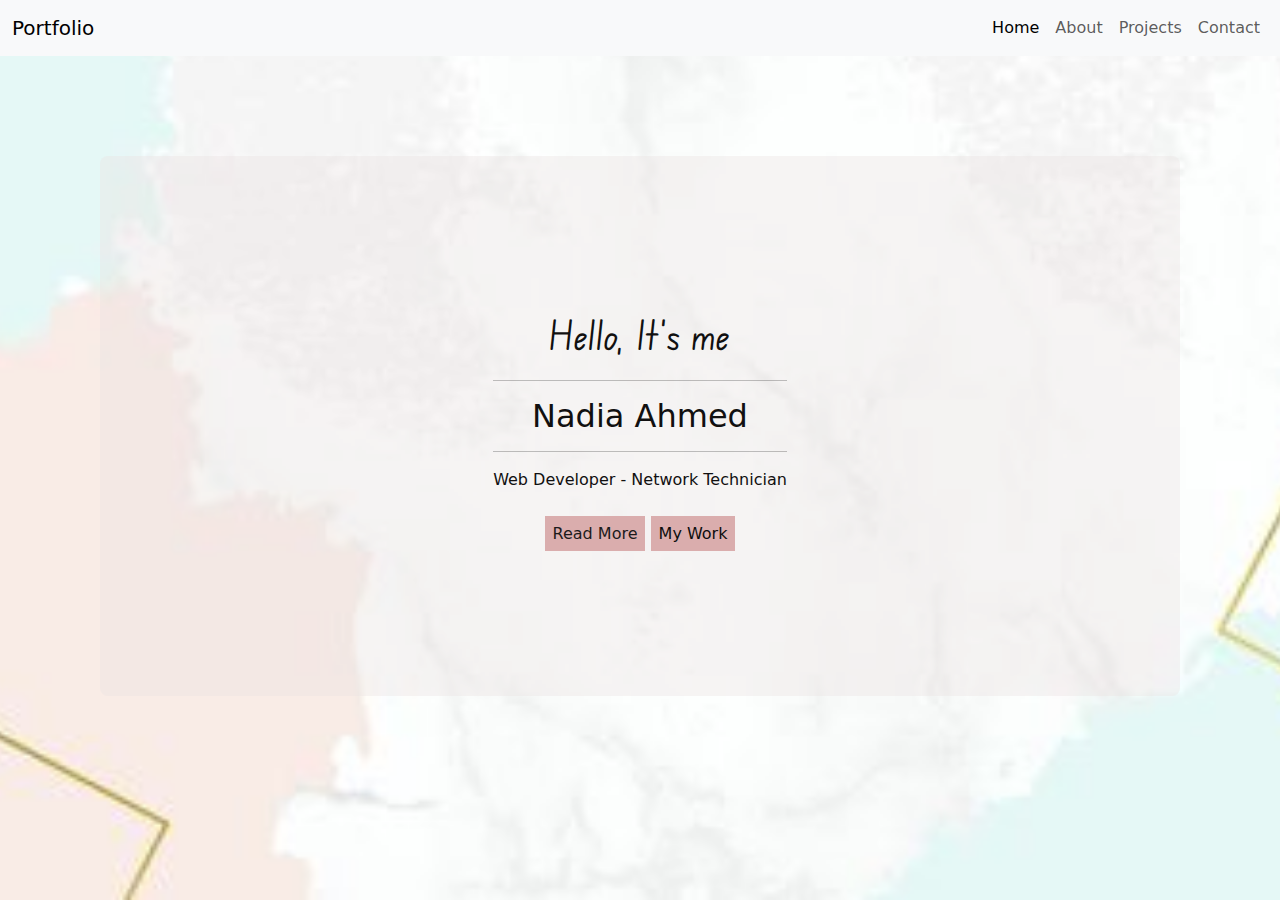
<file: index.html>
<!DOCTYPE html>
<html lang="en">
<head>
  <meta charset="UTF-8">
  <meta name="viewport" content="width=device-width, initial-scale=1.0">
  <title>Nadia Ahmed's Portfolio</title>
  <link rel="stylesheet" href="portfolio.css">
  <link rel="stylesheet" href="https://cdn.jsdelivr.net/npm/bootstrap@5.3.2/dist/css/bootstrap.min.css">
  <link rel="preconnect" href="https://fonts.googleapis.com">
  <link rel="preconnect" href="https://fonts.gstatic.com" crossorigin>
  <link href="https://fonts.googleapis.com/css2?family=Edu+NSW+ACT+Foundation:wght@400..700&display=swap" rel="stylesheet">
</head>

<body>
 
  <nav class="navbar navbar-expand-lg navbar-light bg-light">
    <div class="container-fluid">
      <a class="navbar-brand" href="#">Portfolio</a>
      <button class="navbar-toggler" type="button"
       data-bs-toggle="collapse" data-bs-target="#navbarNav" aria-controls="navbarNav" aria-expanded="false" aria-label="Toggle navigation">
        <span class="navbar-toggler-icon"></span>
      </button>
      <div class="collapse navbar-collapse" id="navbarNav">
        <ul class="navbar-nav ms-auto">
          <li class="nav-item">
            <a class="nav-link active" href="index.html">Home</a>
          </li>
          <li class="nav-item">
            <a class="nav-link" href="About.html">About</a>
          </li>
          <li class="nav-item">
            <a class="nav-link" href="Projects.html">Projects</a>
          </li>
          <li class="nav-item">
            <a class="nav-link" href="Contact.html">Contact</a>
          </li>
        </ul>
      </div>
    </div>
  </nav>

  <div class="text-container">
    <section class="hero-section text-center">
      <h1>Hello, It's me</h1>
      <hr>
      <h2>Nadia Ahmed</h2>
      <hr>
      <p>Web Developer - Network Technician</p>
     <a  class="btn-read" href="About.html">Read More</a>
      <a  class="btn-work" href="Projects.html">My Work</a>
    </section>
  </div>

  <script src="https://cdn.jsdelivr.net/npm/bootstrap@5.3.2/dist/js/bootstrap.bundle.min.js"></script>
</body>
</html>
</file>
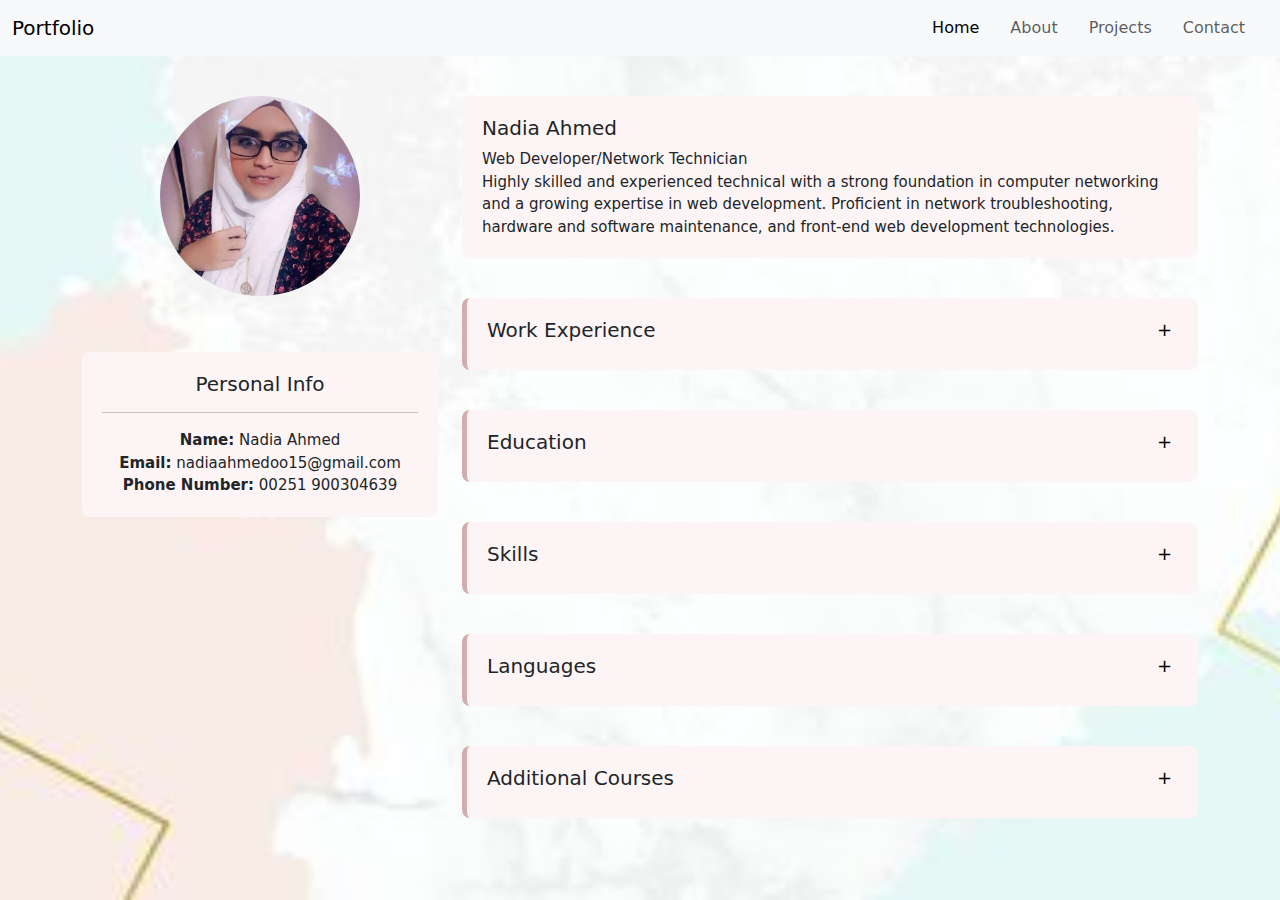
<file: About.html>
<!DOCTYPE html>
<html lang="en">
<head>
  <meta charset="UTF-8">
  <meta name="viewport" content="width=device-width, initial-scale=1.0">
  <title>Nadia Ahmed's Portfolio</title>
  <link rel="stylesheet" href="About.css">
  <link rel="stylesheet" href="https://cdn.jsdelivr.net/npm/bootstrap@5.3.2/dist/css/bootstrap.min.css">
  
</head>

<body>
    
  <nav class="navbar navbar-expand-lg navbar-light bg-light">
    <div class="container-fluid">
      <a class="navbar-brand" href="#">Portfolio</a>
      <button class="navbar-toggler" type="button"
       data-bs-toggle="collapse" data-bs-target="#navbarNav" aria-controls="navbarNav" aria-expanded="false" aria-label="Toggle navigation">
        <span class="navbar-toggler-icon"></span>
      </button>
      <div class="collapse navbar-collapse" id="navbarNav">
        <ul class="navbar-nav ms-auto">
          <li class="nav-item">
            <a class="nav-link active" href="index.html">Home</a>
          </li>
          <li class="nav-item">
            <a class="nav-link" href="About.html">About</a>
          </li>
          <li class="nav-item">
            <a class="nav-link" href="Projects.html">Projects</a>
          </li>
          <li class="nav-item">
            <a class="nav-link" href="Contact.html">Contact</a>
          </li>
        </ul>
      </div>
    </div>
  </nav>
  
   <div class="container">
    <div class="row">
        <!-- Left Section with Image and Info -->
        <div class="col-md-4 text-center">
            <img src="me.jpg" alt="Nadia Ahmed" class="profile-pic mb-3">
            <div class="personal-info">
                <h3>Personal Info</h3>
                <hr>
                <p><strong>Name:</strong> Nadia Ahmed</p>
                <p><strong>Email:</strong> nadiaahmedoo15@gmail.com</p>
                <p><strong>Phone Number:</strong> 00251 900304639</p>
            </div>
        </div>
       
        <div class="col-md-8">
            <div class="personal-info">
                <h3>Nadia Ahmed</h3>
                <p>Web Developer/Network Technician</p>
                <p>
                    Highly skilled and experienced technical with a strong foundation in computer networking and a growing expertise in web development. Proficient in network troubleshooting, hardware and software maintenance, and front-end web development technologies.
                </p>
            </div>

            <!-- Work Experience -->
            <div class="section work-experience">
                <h3>Work Experience
                    <button class="expand-btn" type="button" data-bs-toggle="collapse" data-bs-target="#workExperienceContent" aria-expanded="false" aria-controls="workExperienceContent">+</button>
                </h3>
                <div class="collapse" id="workExperienceContent">
                    <p><strong>Camera Training Center, Addis Ababa</strong> (March 2023 - May 2023)</p>
                    <ul>
                        <li>Troubleshoot systems and work with customers to determine needed hardware or software changes.</li>
                        <li>Break down systems, remove malfunctioning hardware, and install new parts.</li>
                        <li>Diagnose software issues, install updates or new software, and remove malicious programs.</li>
                    </ul>
                </div>
            </div>

            <!-- Education -->
            <div class="section">
                <h3>Education
                    <button class="expand-btn" type="button" data-bs-toggle="collapse" data-bs-target="#educationContent" aria-expanded="false" aria-controls="educationContent">+</button>
                </h3>
                <div class="collapse" id="educationContent">
                    <p> <strong> Arab Open University (2013-2017)</strong></p>
                    <ul>
                        <li>TCompleted 70 credit hours out of a 133 credit hour program</li>
                        
                    </ul>
                    <p> <strong>   High School Graduate (2010)</strong></p>
                    <li>The 1st Secondary School, Scientific Section, Saudi Arabia, Jeddah.</li>
                    <ul>

                </div>
            </div>

            <!-- Skills -->
            <div class="section">
                <h3>Skills
                    <button class="expand-btn" type="button" data-bs-toggle="collapse" data-bs-target="#skillsContent" aria-expanded="false" aria-controls="skillsContent">+</button>
                </h3>
                <div class="collapse" id="skillsContent">
                    <p> <strong> echnical Skills</strong></p>
                    <ul>
                        <li>Microsoft Office Suite (Word, Excel, PowerPoint)</li>
                        <li>Programming Languages (C++, HTML, PHP, Java)</li>
                        <li>Network Hardware, Cabling, and Network Management Software   Network Troubleshooting</li>
                        <li>Routing and Switching Configuration and Troubleshooting</li>
                        <li>IP Addressing and Subnetting</li>
                        <li>IBasic Network Knowledge in Cisco</li>
                        <li> Basic Network Knowledge in Cisco</li>

                    </ul>
                    <p> <strong> Soft Skills:</strong></p>
                    <ul>
                        <li> Customer Service</li>
                        <li>Communication/li>
                        <li> Problem-Solving</li>
                        <li> Teamwork</li>
                        <li> Time Management</li>
                    </ul>
                     
                </div>
            </div>

            <!-- Languages -->
            <div class="section">
                <h3>Languages
                    <button class="expand-btn" type="button" data-bs-toggle="collapse" data-bs-target="#languagesContent" aria-expanded="false" aria-controls="languagesContent">+</button>
                </h3>
                <div class="collapse" id="languagesContent">
                    <p> <strong>Arabic (Native)</strong></p>
                    <p> <strong>English (Spoken and Written - Intermediate)</strong></p>
                    
                </div>
            </div>

            <!-- Additional Courses -->
            <div class="section">
                <h3>Additional Courses
                    <button class="expand-btn" type="button" data-bs-toggle="collapse" data-bs-target="#additionalCoursesContent" aria-expanded="false" aria-controls="additionalCoursesContent">+</button>
                </h3>
                <div class="collapse" id="additionalCoursesContent">
                        <p> <strong> Additional Courses</strong></p>
                        <ul>
                            <li>Intensive English Language Course (all levels) from Arab Open University</li>
                            <li>Computer Networking and Maintenance (JRS 2022)</li>
                            <li>Cisco Networking Courses (JRS 2019)</li>
                            <li> English Language Courses (VM 2020)</li>
                            <li>Advanced English Language Courses</li>
                            <li>IBasic Network Knowledge in Cisco</li>
                            <li>Introduction to Cybersecurity (present) (Cisco)</li>
                            <li>Computer Networking and Maintenance (JRS 2022)</li>
                            <li>Cisco Networking Courses (JRS 2019)</li>
                            <li>Network ourses in Opportunities Industrialization Centers (Ethiopia / OIC-E 2023)</li>
                            <li>Full Stack Development Course (3 months).</p></li>
    
                        </ul>
                       
                </div>
            </div>
        </div>
    </div>
</div>


  <script src="https://cdn.jsdelivr.net/npm/bootstrap@5.3.2/dist/js/bootstrap.bundle.min.js"></script>
</body>
</html>
</file>
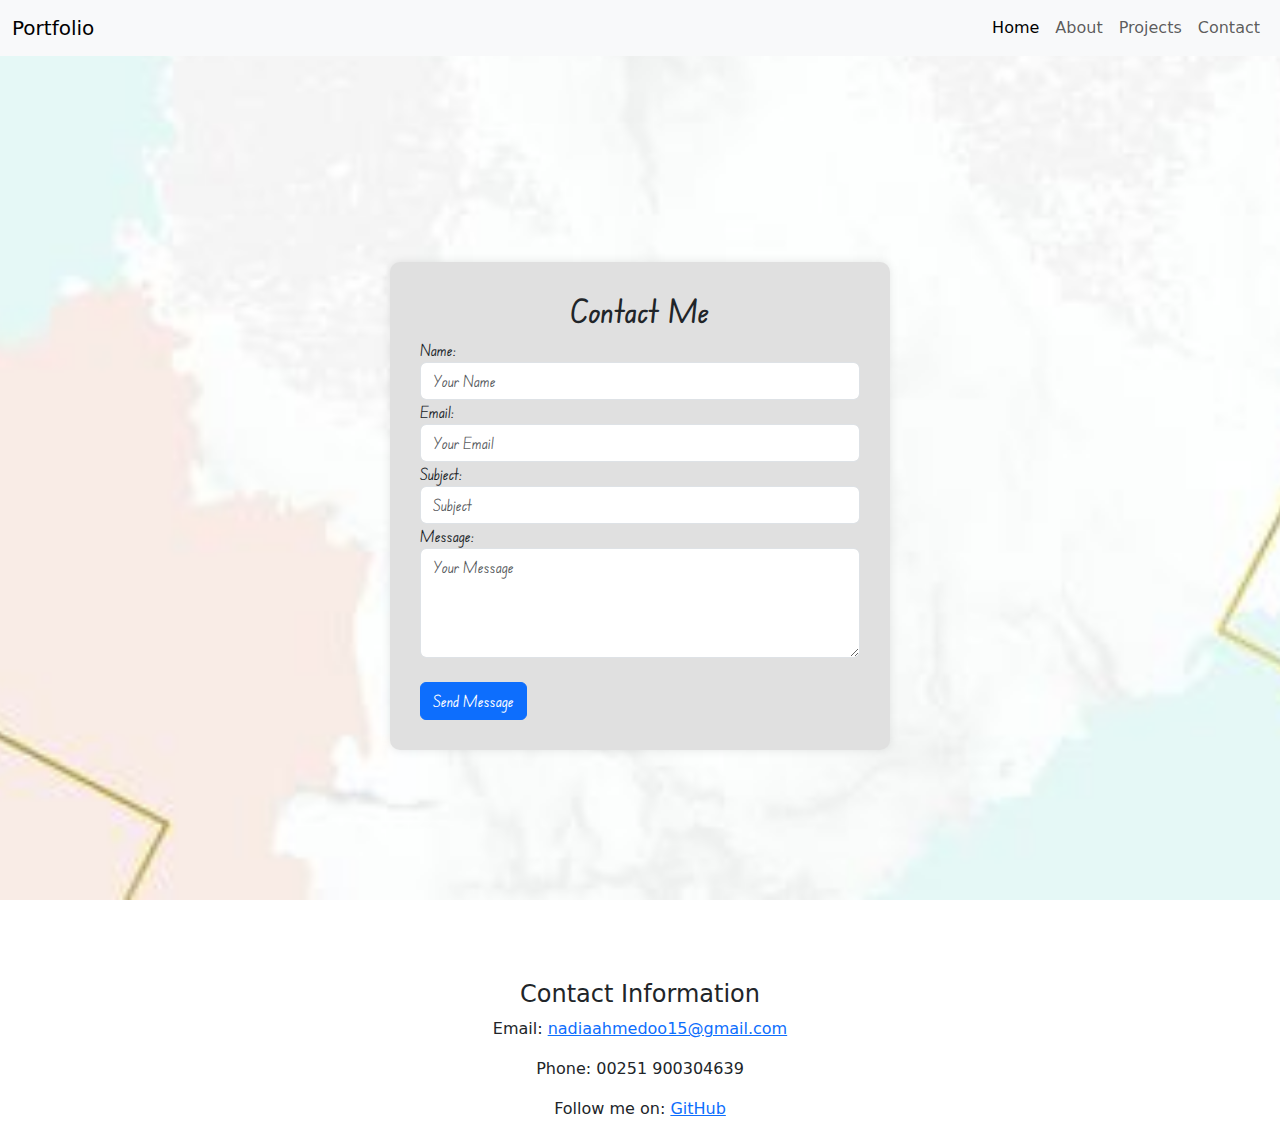
<file: Contact.html>
<!DOCTYPE html>
<html lang="en">
<head>
  <meta charset="UTF-8">
  <meta name="viewport" content="width=device-width, initial-scale=1.0">
  <title>Nadia Ahmed's Portfolio</title>
  <link rel="stylesheet" href="Contact.css">
  <link rel="stylesheet" href="https://cdn.jsdelivr.net/npm/bootstrap@5.3.2/dist/css/bootstrap.min.css">
  <link rel="preconnect" href="https://fonts.googleapis.com">
  <link rel="preconnect" href="https://fonts.gstatic.com" crossorigin>
  <link href="https://fonts.googleapis.com/css2?family=Edu+NSW+ACT+Foundation:wght@400..700&display=swap" rel="stylesheet">
</head>

<body>

  <nav class="navbar navbar-expand-lg navbar-light bg-light">
    <div class="container-fluid">
      <a class="navbar-brand" href="#">Portfolio</a>
      <button class="navbar-toggler" type="button"
       data-bs-toggle="collapse" data-bs-target="#navbarNav" aria-controls="navbarNav" aria-expanded="false" aria-label="Toggle navigation">
        <span class="navbar-toggler-icon"></span>
      </button>
      <div class="collapse navbar-collapse" id="navbarNav">
        <ul class="navbar-nav ms-auto">
          <li class="nav-item">
            <a class="nav-link active" href="index.html">Home</a>
          </li>
          <li class="nav-item">
            <a class="nav-link" href="About.html">About</a>
          </li>
          <li class="nav-item">
            <a class="nav-link" href="Projects.html">Projects</a>
          </li>
          <li class="nav-item">
            <a class="nav-link" href="Contact.html">Contact</a>
          </li>
        </ul>
      </div>
    </div>
  </nav>
 <!-- Contact Section -->
 <div class="d-flex align-items-center justify-content-center vh-100"> 
    <div class="gray-box ">
      <h2 class="text-center">Contact Me</h2>
      <form>
        <div class="form-group">
          <label for="name">Name:</label>
          <input type="text" class="form-control" id="name" placeholder="Your Name">
        </div>
        <div class="form-group">
          <label for="email">Email:</label>
          <input type="email" class="form-control" id="email" placeholder="Your Email">
        </div>
        <div class="form-group">
          <label for="subject">Subject:</label>
          <input type="text" class="form-control" id="subject" placeholder="Subject">
        </div>
        <div class="form-group">
          <label for="message">Message:</label>
          <textarea class="form-control" id="message" rows="4" placeholder="Your Message"></textarea>
        </div>
        <br>
        <button type="submit" class="btn btn-primary btn-block">Send Message</button>
      </form>
    </div>
</div>
<div class="contact-info mt-4">
    <h4>Contact Information</h4>
    <p>Email: <a href="mailto:nadiaahmedoo15@gmail.com">nadiaahmedoo15@gmail.com</a></p>
    <p>Phone: 00251 900304639</p>
    <p>Follow me on: <a href="https://github.com/NadiaAhmed15?tab=repositories" target="_blank">GitHub</a></p>
  </div>
  <script src="https://cdn.jsdelivr.net/npm/bootstrap@5.3.2/dist/js/bootstrap.bundle.min.js"></script>
</body>
</html>
</file>
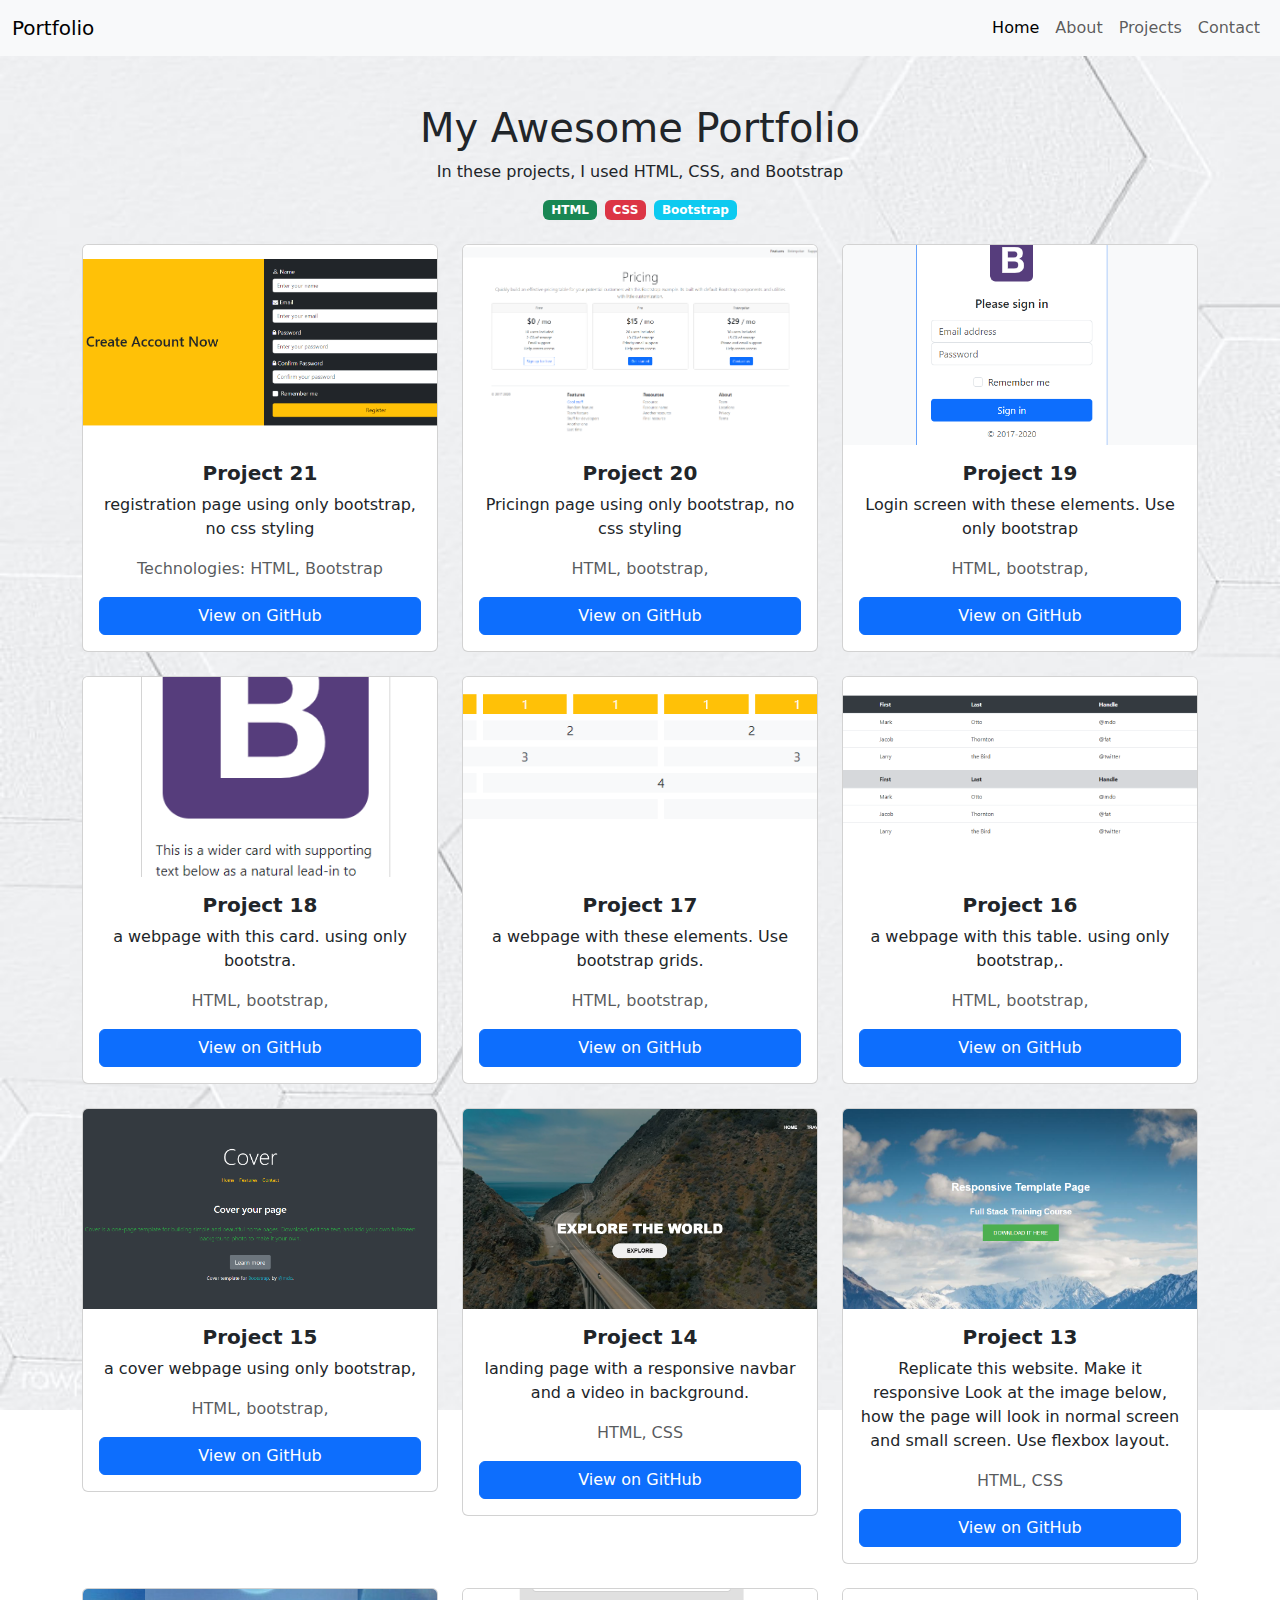
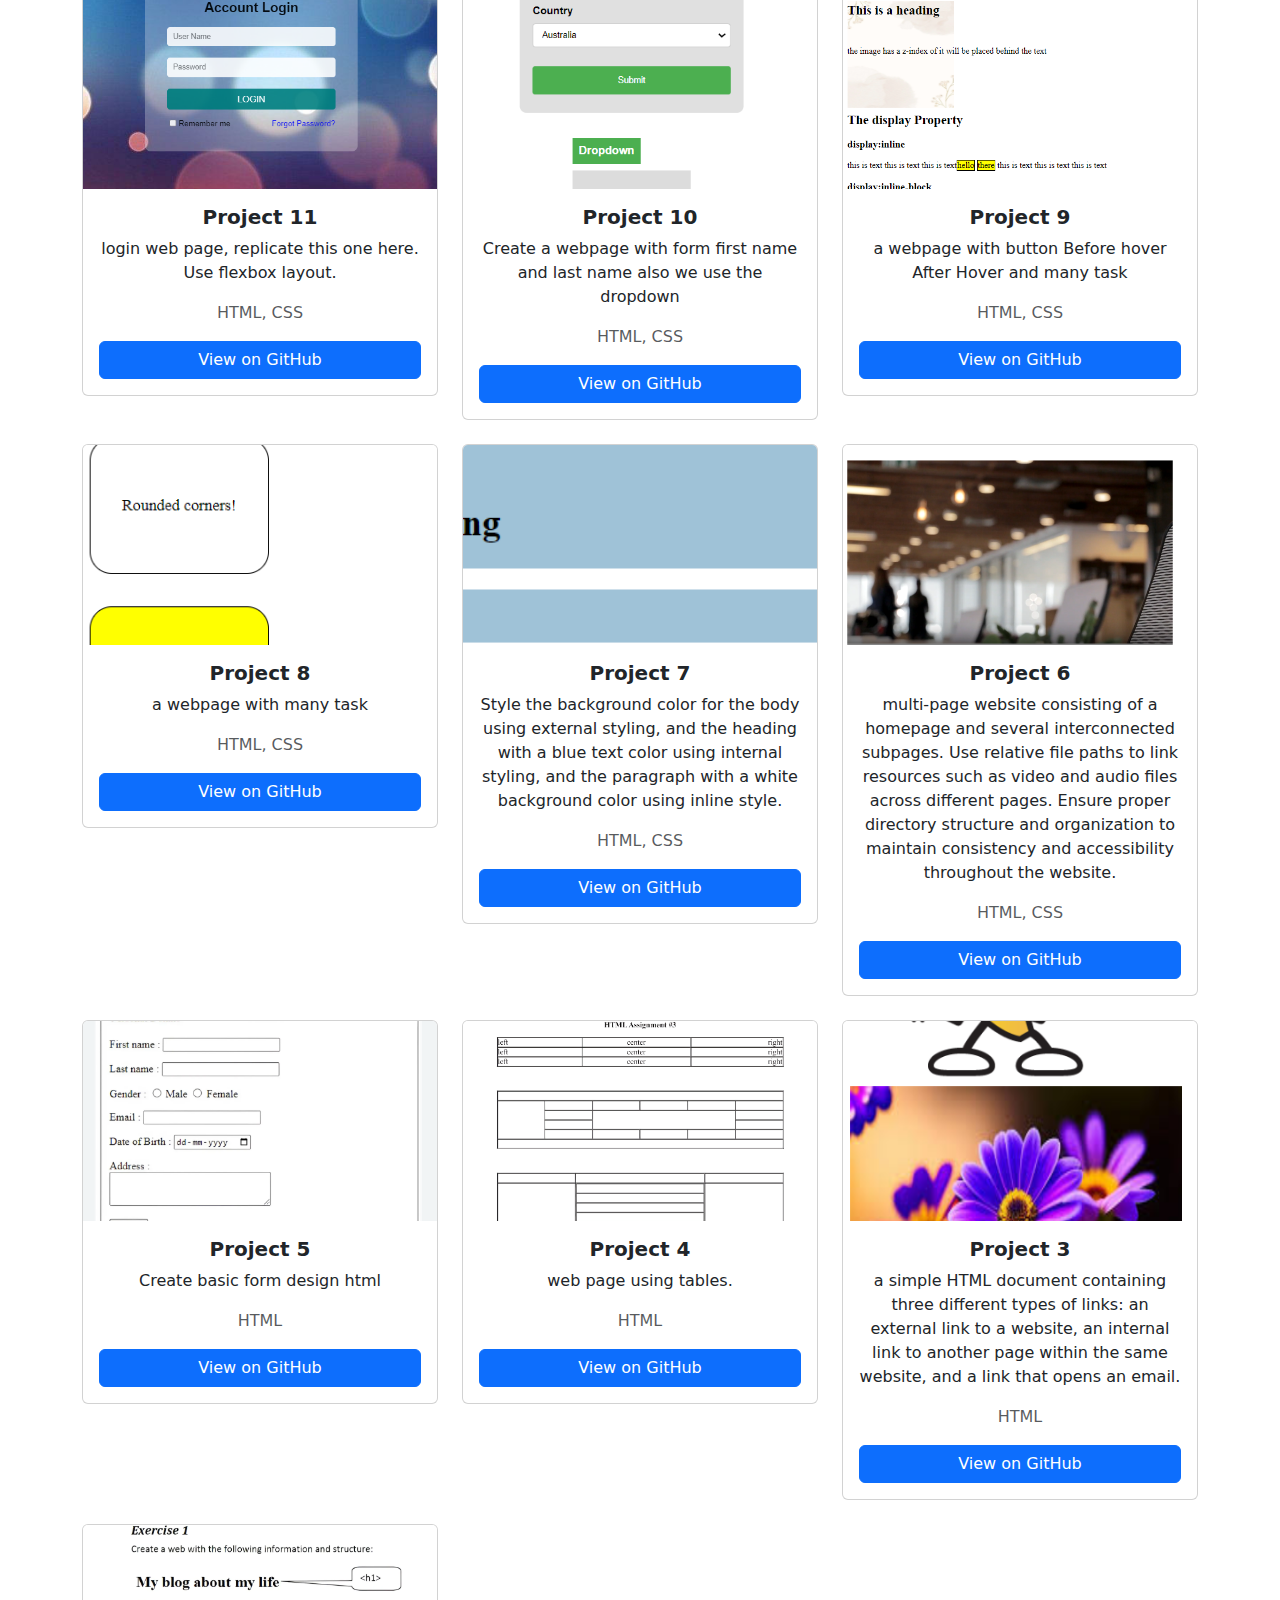
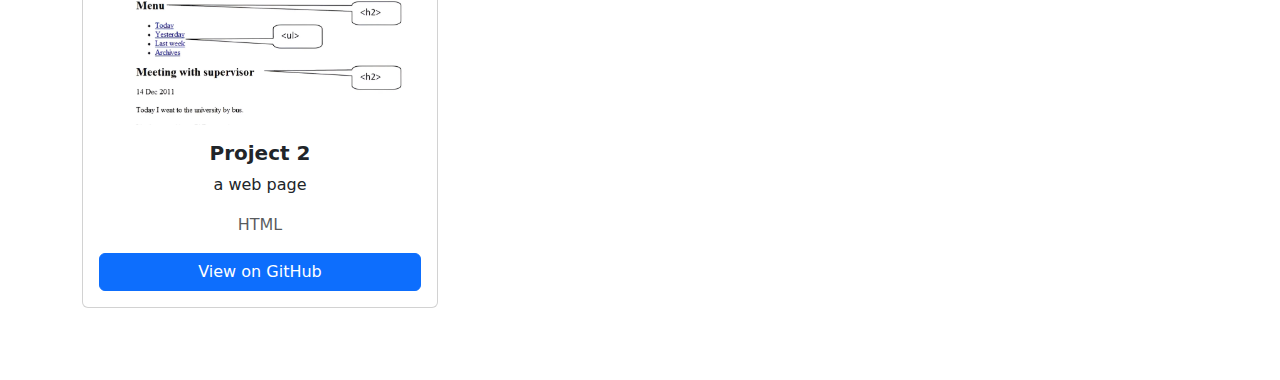
<file: Projects.html>
<!DOCTYPE html>
<html lang="en">
<head>
  <meta charset="UTF-8">
  <meta name="viewport" content="width=device-width, initial-scale=1.0">
  <title>Nadia Ahmed's Portfolio</title>
  <link rel="stylesheet" href="Projects.css">
  <link rel="stylesheet" href="https://cdn.jsdelivr.net/npm/bootstrap@5.3.2/dist/css/bootstrap.min.css">
  
</head>

<body>
      <!-- Navigation Bar -->
  <nav class="navbar navbar-expand-lg navbar-light bg-light">
    <div class="container-fluid">
      <a class="navbar-brand" href="#">Portfolio</a>
      <button class="navbar-toggler" type="button"
       data-bs-toggle="collapse" data-bs-target="#navbarNav" aria-controls="navbarNav" aria-expanded="false" aria-label="Toggle navigation">
        <span class="navbar-toggler-icon"></span>
      </button>
      <div class="collapse navbar-collapse" id="navbarNav">
        <ul class="navbar-nav ms-auto">
          <li class="nav-item">
            <a class="nav-link active" href="index.html">Home</a>
          </li>
          <li class="nav-item">
            <a class="nav-link" href="About.html">About</a>
          </li>
          <li class="nav-item">
            <a class="nav-link" href="Projects.html">Projects</a>
          </li>
          <li class="nav-item">
            <a class="nav-link" href="Contact.html">Contact</a>
          </li>
        </ul>
      </div>
    </div>
  </nav>
  <div class="container text-center my-5">
    <h1>My Awesome Portfolio</h1>
    <p>In these projects, I used HTML, CSS, and Bootstrap</p>
    <div class="d-flex justify-content-center mb-4">
      <span class="badge bg-success mx-1">HTML</span>
      <span class="badge bg-danger mx-1">CSS</span>
      <span class="badge bg-info mx-1">Bootstrap</span>
    </div>

    <!-- Projects Section -->
    <div class="row">
      <!-- Project Cards -->
      <div class="col-md-4 mb-4">
        <div class="card">
          <img src="21.png" class="card-img-top" alt="Project 21">
          <div class="card-body">
            <h5 class="card-title">Project 21</h5>
            <p class="card-text">registration page using only bootstrap, no css styling</p>
            <p class="text-muted">Technologies: HTML, Bootstrap</p>
            <a href="https://nadiaahmed15.github.io/assignment21/" class="btn btn-primary" target="_blank">View on GitHub</a>
          </div>
        </div>
      </div>
      <div class="col-md-4 mb-4">
        <div class="card">
          <img src="20.png" class="card-img-top" alt="Project 20">
          <div class="card-body">
            <h5 class="card-title">Project 20</h5>
            <p class="card-text">Pricingn page using only bootstrap, no css styling</p>
            <p class="text-muted">HTML,  bootstrap,</p>
            <a href="https://nadiaahmed15.github.io/assignment20/" class="btn btn-primary" target="_blank">View on GitHub</a>
          </div>
        </div>
      </div>
      <div class="col-md-4 mb-4">
        <div class="card">
          <img src="19.png" class="card-img-top" alt="Project 19">
          <div class="card-body">
            <h5 class="card-title">Project 19</h5>
            <p class="card-text">Login screen with these elements. Use only bootstrap</p>
            <p class="text-muted">HTML,  bootstrap,</p>
            <a href="https://nadiaahmed15.github.io/Assignment19/" class="btn btn-primary" target="_blank">View on GitHub</a>
          </div>
        </div>
      </div>
      <div class="col-md-4 mb-4">
        <div class="card">
          <img src="18.png" class="card-img-top" alt="Project 18">
          <div class="card-body">
            <h5 class="card-title">Project 18</h5>
            <p class="card-text">a webpage with this card. using only bootstra.</p>
            <p class="text-muted">HTML,  bootstrap,</p>
            <a href="https://nadiaahmed15.github.io/assignment18/" class="btn btn-primary" target="_blank">View on GitHub</a>
          </div>
        </div>
      </div>
      <div class="col-md-4 mb-4">
        <div class="card">
          <img src="17.png" class="card-img-top" alt="Project 17">
          <div class="card-body">
            <h5 class="card-title">Project 17</h5>
            <p class="card-text">a webpage with these elements. Use bootstrap grids.</p>
            <p class="text-muted">HTML,  bootstrap,</p>
            <a href="https://nadiaahmed15.github.io/assignment17/" class="btn btn-primary" target="_blank">View on GitHub</a>
          </div>
        </div>
      </div>
      
      <div class="col-md-4 mb-4">
        <div class="card">
          <img src="16.png" class="card-img-top" alt="Project 16">
          <div class="card-body">
            <h5 class="card-title">Project 16</h5>
            <p class="card-text"> a webpage with this table. using only bootstrap,.</p>
            <p class="text-muted">HTML,  bootstrap,</p>
            <a href="https://nadiaahmed15.github.io/assignment16/" class="btn btn-primary" target="_blank">View on GitHub</a>
          </div>
        </div>
      </div>

      <div class="col-md-4 mb-4">
        <div class="card">
          <img src="15.png" class="card-img-top" alt="Project 15">
          <div class="card-body">
            <h5 class="card-title">Project 15</h5>
            <p class="card-text"> a  cover webpage using only bootstrap, </p>
            <p class="text-muted">HTML,  bootstrap,</p>
            <a href="https://nadiaahmed15.github.io/assignment15/" class="btn btn-primary" target="_blank">View on GitHub</a>
          </div>
        </div>
      </div>
      
      <div class="col-md-4 mb-4">
        <div class="card">
          <img src="14.png" class="card-img-top" alt="Project 14">
          <div class="card-body">
            <h5 class="card-title">Project 14</h5>
            <p class="card-text">  landing page with a responsive navbar and a video in background.</p>
            <p class="text-muted">HTML, CSS</p>
            <a href="https://nadiaahmed15.github.io/assignment14/" class="btn btn-primary" target="_blank">View on GitHub</a>
          </div>
        </div>
      </div>

      <div class="col-md-4 mb-4">
        <div class="card">
          <img src="13.png" class="card-img-top" alt="Project 13">
          <div class="card-body">
            <h5 class="card-title">Project 13</h5>
            <p class="card-text">Replicate this website. Make it responsive
               Look at the image below,<br> how the page will look in normal screen and small screen. Use flexbox layout.</p>
            <p class="text-muted">HTML, CSS</p>
            <a href="https://nadiaahmed15.github.io/assignment13/" class="btn btn-primary" target="_blank">View on GitHub</a>
          </div>
        </div>
      </div>
      

      <div class="col-md-4 mb-4">
        <div class="card">
          <img src="11.png" class="card-img-top" alt="Project 11">
          <div class="card-body">
            <h5 class="card-title">Project 11</h5>
            <p class="card-text">login web page, replicate this one here. Use flexbox layout.</p>
            <p class="text-muted">HTML, CSS</p>
            <a href="https://nadiaahmed15.github.io/Assignment11/" class="btn btn-primary" target="_blank">View on GitHub</a>
          </div>
        </div>
      </div>
      <div class="col-md-4 mb-4">
        <div class="card">
          <img src="10.png" class="card-img-top" alt="Project 10">
          <div class="card-body">
            <h5 class="card-title">Project 10</h5>
            <p class="card-text">Create a webpage with form first name  and last name  also we use the dropdown</p>
            <p class="text-muted">HTML, CSS</p>
            <a href="https://nadiaahmed15.github.io/Assignment10/" class="btn btn-primary" target="_blank">View on GitHub</a>
          </div>
        </div>
      </div>

      <div class="col-md-4 mb-4">
        <div class="card">
          <img src="9.png" class="card-img-top" alt="Project 9">
          <div class="card-body">
            <h5 class="card-title">Project 9</h5>
            <p class="card-text">a webpage with button Before hover After Hover and many task</p>
            <p class="text-muted">HTML, CSS</p>
            <a href=" https://nadiaahmed15.github.io/assignment9/" class="btn btn-primary" target="_blank">View on GitHub</a>
          </div>
        </div>
      </div>

      <div class="col-md-4 mb-4">
        <div class="card">
          <img src="8.png" class="card-img-top" alt="Project 8">
          <div class="card-body">
            <h5 class="card-title">Project 8</h5>
            <p class="card-text">a webpage with many task</p>
            <p class="text-muted">HTML, CSS</p>
            <a href="https://nadiaahmed15.github.io/assignment8/" class="btn btn-primary" target="_blank">View on GitHub</a>
          </div>
        </div>
      </div>

      <div class="col-md-4 mb-4">
        <div class="card">
          <img src="7.png" class="card-img-top" alt="Project 7">
          <div class="card-body">
            <h5 class="card-title">Project 7</h5>
            <p class="card-text">Style the background color for the body using external styling, and the heading
               with a blue text color using internal styling, 
               and the paragraph with a white background color using inline style.</p>
            <p class="text-muted">HTML, CSS</p>
            <a href="https://nadiaahmed15.github.io/ASSIGNMENT7/" class="btn btn-primary" target="_blank">View on GitHub</a>
          </div>
        </div>
      </div>

      <div class="col-md-4 mb-4">
        <div class="card">
          <img src="6.png" class="card-img-top" alt="Project 6">
          <div class="card-body">
            <h5 class="card-title">Project 6</h5>
            <p class="card-text"> multi-page website consisting of a homepage
               and several interconnected subpages. Use relative file paths to link resources such as video and audio files across different 
              pages. Ensure proper directory structure and organization to maintain consistency and accessibility throughout the website.</p>
            <p class="text-muted">HTML, CSS</p>
            <a href="https://nadiaahmed15.github.io/ASSIGNMENT6/" class="btn btn-primary" target="_blank">View on GitHub</a>
          </div>
        </div>
      </div>
      <div class="col-md-4 mb-4">
        <div class="card">
          <img src="5.png" class="card-img-top" alt="Project 5">
          <div class="card-body">
            <h5 class="card-title">Project 5</h5>
            <p class="card-text"> Create basic form design html </p>
            <p class="text-muted">HTML</p>
            <a href="https://nadiaahmed15.github.io/ASSIGNMENT5/" class="btn btn-primary" target="_blank">View on GitHub</a>
          </div>
        </div>
      </div>

      <div class="col-md-4 mb-4">
        <div class="card">
          <img src="4.png" class="card-img-top" alt="Project 4">
          <div class="card-body">
            <h5 class="card-title">Project 4</h5>
            <p class="card-text"> web page using tables. </p>
            <p class="text-muted">HTML</p>
            <a href="https://nadiaahmed15.github.io/ASSIGNMENT4/" class="btn btn-primary" target="_blank">View on GitHub</a>
          </div>
        </div>
      </div>

      <div class="col-md-4 mb-4">
        <div class="card">
          <img src="3.png" class="card-img-top" alt="Project 3">
          <div class="card-body">
            <h5 class="card-title">Project 3</h5>
            <p class="card-text"> a simple HTML document containing three different types of links:
               an external link to a website, an internal link to another page within
                the same website, and a link that opens an email. </p>
            <p class="text-muted">HTML</p>
            <a href="https://nadiaahmed15.github.io/ASSIGNMENT3/" class="btn btn-primary" target="_blank">View on GitHub</a>
          </div>
        </div>
      </div>

      <div class="col-md-4 mb-4">
        <div class="card">
          <img src="2.png" class="card-img-top" alt="Project 2">
          <div class="card-body">
            <h5 class="card-title">Project 2</h5>
            <p class="card-text">a web page </p>
            <p class="text-muted">HTML</p>
            <a href="https://nadiaahmed15.github.io/Ex1/" class="btn btn-primary" target="_blank">View on GitHub</a>
          </div>
        </div>
      </div>
      

    </div>
  </div>

  <script src="https://cdn.jsdelivr.net/npm/bootstrap@5.3.2/dist/js/bootstrap.bundle.min.js"></script>
</body>
</html>
</file>
<file: portfolio.css>
/* Background and Text Styling */
body {
  background: url(background.jpg) no-repeat center center fixed;
  background-size: cover;
  font-family: 'Poppins', sans-serif;
  text-align: center;
}


.hero-section {
  padding: 150px 0;
  color: #111010;
}

.hero-section h1 {
  padding: 5px;
  font-family: 'Edu NSW ACT Foundation', cursive, sans-serif;
  font-weight: 100;
  font-style: normal;
}

.hero-section p {
  color: #111010;
  margin-bottom: 30px;
}


.text-container{
  background-color: rgba(233, 225, 225, 0.375); 
  border-radius: 8px;     
  margin: 100px;
  padding: 0;
  height: 100%;
  display: flex;
  justify-content: center;  
  align-items: center;      
}




.btn {
  padding: 20px 40px;  
  font-size: 1.25rem;  
  
  border-radius: 5px;
  text-decoration: none;
  transition: background-color 0.3s ease;
  
}

.btn-read{
  background-color:  #daadad; 
  color: #1c1b1b;
  border: none;
  padding: 8px 8px; 
  font-size: 1.0rem;
  text-decoration: none;
  transition: background-color 0.3s ease;

}

.btn-work {
  padding: 8px 8px; 
  font-size: 1.0rem;
  text-decoration: none;
  background-color: #daadad;
  color: #0d0d0d;
  border: none;
}

.btn:hover {
  background-color: #444444; 
}
</file>
<file: About.css>
body {
 background: url(background.jpg) no-repeat center center fixed;
    background-size: cover;
    font-family: 'Poppins', sans-serif;
    background-color: #f4f4f4;
    margin: 20px;
    
}

.profile-pic {
    border-radius: 50%;
    width: 200px;
    height: 200px;
    object-fit: cover;
    margin-top: 40px;
}

.personal-info, .work-experience, .section {
    margin-top: 40px;
    background-color: #fdf5f5;
    border-radius: 8px;
    padding: 20px;
    margin-bottom: 20px;
    font-size: 15px; 
}

.personal-info h3, .section h3 {
    font-weight: 300;
    font-size: 20px; 

}

.personal-info p, .section p {
    margin: 0;
}

.expand-btn {
    float: right;
    font-size: 18px;
    background-color: transparent;
    border: none;
}

.collapse.show {
    margin-top: 10px;
}

.section {
    border-left: 5px solid #d3adad;
}

.nav-link {
    color: #555;
    margin-right: 15px;
}

.nav-link:hover {
    color: #000;
}
</file>
<file: Contact.css>
body, html {
    height: 100%;
    margin: 0;
    background: url(background.jpg) no-repeat center center fixed;
    background-size: cover;
    text-align: center;
}

.contact-container {
    display: flex;
    flex-direction: column;
    justify-content: center;
    align-items: center; 
    height: 50vh;
    
    
}

.gray-box {
    background-color: #e0e0e0; 
    padding: 30px;
    border-radius: 10px;
    box-shadow: 0 0 10px rgba(0, 0, 0, 0.1); 
    width: 100%;
    max-width: 500px; 
    text-align: left; 
    font-family: 'Edu NSW ACT Foundation', cursive, sans-serif;
}


.contact-info {
    margin-top: 40px; }
</file>
<file: Projects.css>
body {
   background-color: #f8f9fa;
    background: url(download.jpg) no-repeat center center fixed;
    background-size: cover;
  }
  
  h1 {
    font-size: 2.5rem;
  }
  
  .badge {
    font-size: 1rem;
  }
  
  .card-title {
    font-weight: bold;
  }
  
  .card {
    display: flex;
    flex-direction: column;
    height: 100%;
  }
  
  .card-body {
    display: flex;
    flex-direction: column;
  }
  
  .card-text {
    flex-grow: 1;
  }
  
  .card-img-top {
    object-fit: cover;
    height: 200px;
  }
</file>
